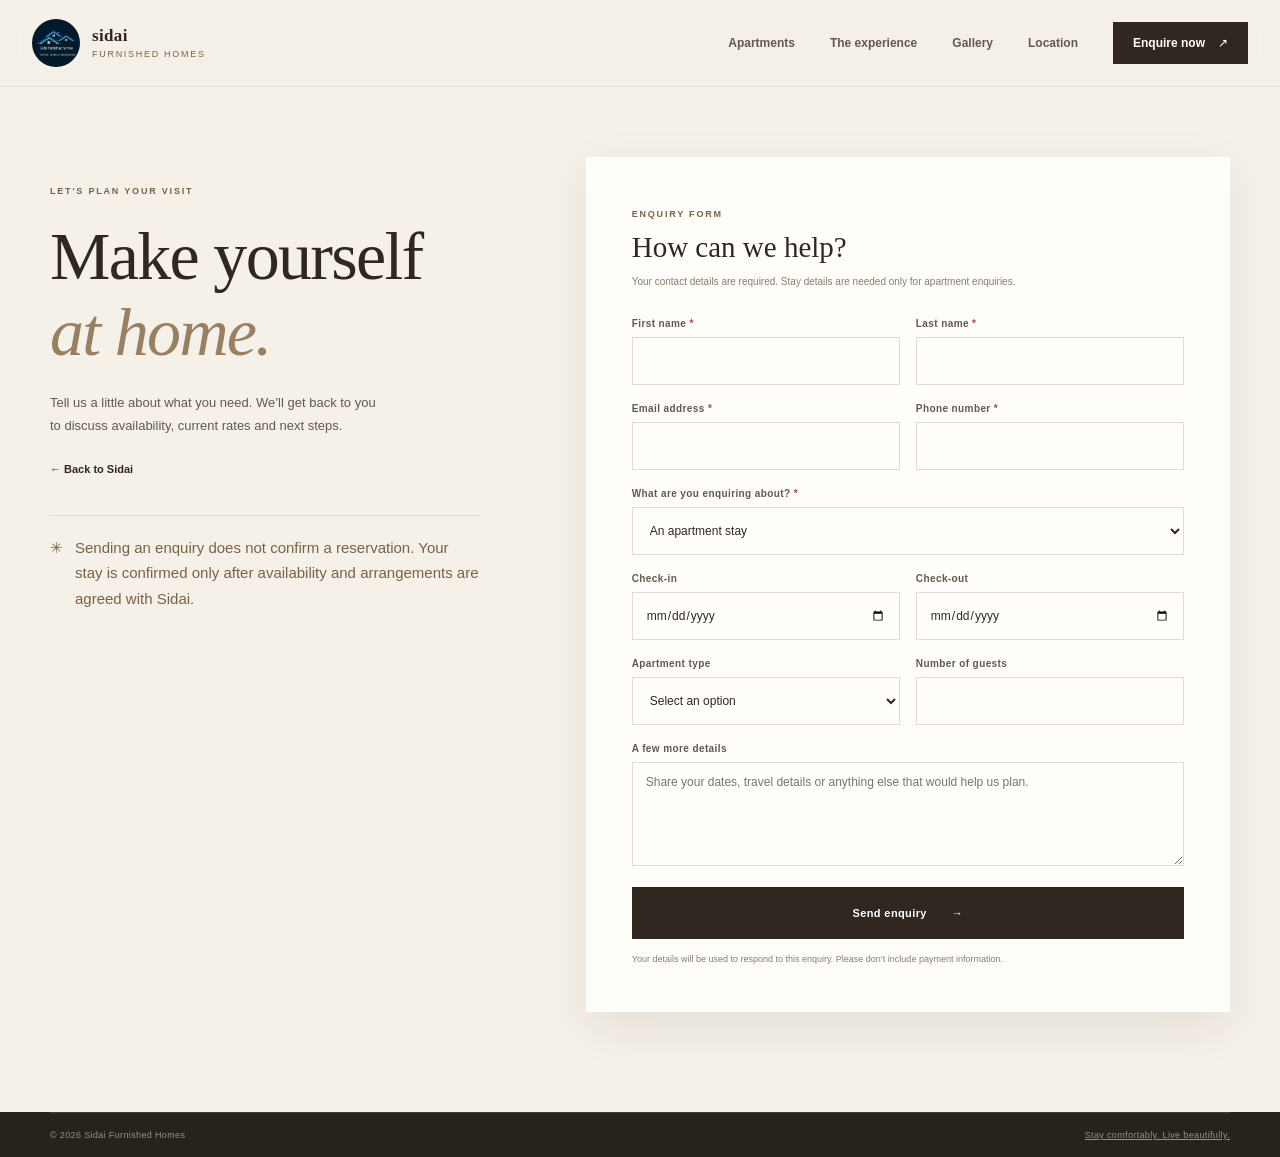
<file: reservation.html>
<!doctype html>
<html lang="en">
<head>
  <meta charset="utf-8">
  <meta name="viewport" content="width=device-width, initial-scale=1">
  <meta name="theme-color" content="#f5f0e8">
  <meta name="description" content="Send an enquiry to Sidai Furnished Homes about a stay in Kilimani, Nairobi.">
  <title>Make an enquiry | Sidai Furnished Homes</title>
  <link rel="icon" href="logo.png">
  <link rel="stylesheet" href="styles.css">
  <script src="script.js" defer></script>
</head>
<body class="reservation-page">
  <a class="skip-link" href="#main">Skip to content</a>
  <header class="site-header">
    <div class="header-inner">
      <a class="brand" href="index.html" aria-label="Sidai Furnished Homes home">
        <img src="logo.png" alt="">
        <span class="brand-name">sidai<span>furnished homes</span></span>
      </a>
      <button class="menu-toggle" type="button" aria-expanded="false" aria-controls="site-nav" aria-label="Open navigation">
        <span></span><span></span>
      </button>
      <nav class="site-nav" id="site-nav" aria-label="Main navigation">
        <a href="index.html#apartments">Apartments</a>
        <a href="index.html#experience">The experience</a>
        <a href="index.html#gallery">Gallery</a>
        <a href="index.html#location">Location</a>
        <a class="nav-cta" href="reservation.html" aria-current="page">Enquire now <span aria-hidden="true">↗</span></a>
      </nav>
    </div>
  </header>

  <main class="reservation-main page-width" id="main">
    <div class="reservation-layout">
      <section class="reservation-intro">
        <span class="eyebrow">LET'S PLAN YOUR VISIT</span>
        <h1>Make yourself<br><em>at home.</em></h1>
        <p>Tell us a little about what you need. We’ll get back to you to discuss availability, current rates and next steps.</p>
        <a class="text-link" href="index.html">← Back to Sidai</a>
        <div class="reservation-note"><span aria-hidden="true">✳</span><span>Sending an enquiry does not confirm a reservation. Your stay is confirmed only after availability and arrangements are agreed with Sidai.</span></div>
      </section>

      <section class="reservation-form-card" aria-labelledby="form-title">
        <div class="form-heading">
          <span class="eyebrow">ENQUIRY FORM</span>
          <h2 id="form-title">How can we help?</h2>
          <p class="form-description">Your contact details are required. Stay details are needed only for apartment enquiries.</p>
        </div>
        <div class="form-status" id="form-status" role="status" aria-live="polite"></div>
        <form id="reservationForm" action="handle_reservation_simple.php" method="post">
          <div class="form-grid">
            <div class="form-field">
              <label for="first_name">First name <span>*</span></label>
              <input id="first_name" name="first_name" type="text" autocomplete="given-name" maxlength="80" required>
            </div>
            <div class="form-field">
              <label for="last_name">Last name <span>*</span></label>
              <input id="last_name" name="last_name" type="text" autocomplete="family-name" maxlength="80" required>
            </div>
            <div class="form-field">
              <label for="email">Email address <span>*</span></label>
              <input id="email" name="email" type="email" autocomplete="email" maxlength="254" required>
            </div>
            <div class="form-field">
              <label for="phone">Phone number <span>*</span></label>
              <input id="phone" name="phone" type="tel" autocomplete="tel" maxlength="40" required>
            </div>
            <div class="form-field form-field-full">
              <label for="request_type">What are you enquiring about? <span>*</span></label>
              <select id="request_type" name="request_type" required>
                <option value="stay">An apartment stay</option>
                <option value="food">Food options</option>
                <option value="airport-pickup">Airport pickup</option>
                <option value="general">Something else</option>
              </select>
            </div>
            <div class="form-field stay-field">
              <label for="check_in">Check-in</label>
              <input id="check_in" name="check_in" type="date">
            </div>
            <div class="form-field stay-field">
              <label for="check_out">Check-out</label>
              <input id="check_out" name="check_out" type="date">
            </div>
            <div class="form-field stay-field">
              <label for="property_type">Apartment type</label>
              <select id="property_type" name="property_type">
                <option value="">Select an option</option>
                <option value="Studio">Studio</option>
                <option value="1 Bedroom">One bedroom</option>
                <option value="Not sure yet">Not sure yet</option>
              </select>
            </div>
            <div class="form-field stay-field">
              <label for="number_of_guests">Number of guests</label>
              <input id="number_of_guests" name="number_of_guests" type="number" min="1" step="1" inputmode="numeric">
            </div>
            <div class="form-field form-field-full">
              <label for="special_requests">A few more details</label>
              <textarea id="special_requests" name="special_requests" maxlength="3000" placeholder="Share your dates, travel details or anything else that would help us plan."></textarea>
            </div>
          </div>
          <button class="button button-dark form-submit" type="submit">Send enquiry <span aria-hidden="true">→</span></button>
          <p class="form-footnote">Your details will be used to respond to this enquiry. Please don’t include payment information.</p>
        </form>
      </section>
    </div>
  </main>

  <footer class="site-footer reservation-footer">
    <div class="page-width footer-bottom"><span>© <span id="year">2026</span> Sidai Furnished Homes</span><a href="index.html">Stay comfortably. Live beautifully.</a></div>
  </footer>
</body>
</html>
</file>
<file: styles.css>
:root {
  color-scheme: light;
  --ink: #302820;
  --ink-soft: #62594e;
  --muted: #877d70;
  --paper: #f5f0e8;
  --paper-deep: #ebe4d9;
  --white: #fffdf9;
  --gold: #9a8062;
  --gold-dark: #796246;
  --line: #e3dbcf;
  --serif: "Playfair Display", Georgia, serif;
  --sans: "DM Sans", "Segoe UI", Arial, sans-serif;
  font-family: var(--sans);
  color: var(--ink);
  background: var(--paper);
  font-synthesis: none;
  text-rendering: optimizeLegibility;
  scroll-behavior: smooth;
}

* { box-sizing: border-box; }
body { margin: 0; min-width: 320px; background: var(--paper); color: var(--ink); }
img { display: block; max-width: 100%; }
a { color: inherit; }
button, input, select, textarea { font: inherit; }
button, a { -webkit-tap-highlight-color: transparent; }
::selection { background: #d9c9b2; color: var(--ink); }

.page-width { width: min(1180px, calc(100% - 64px)); margin-inline: auto; }
.section-space { padding-block: 112px; }
.skip-link { position: absolute; z-index: 1000; top: 8px; left: 8px; padding: 12px 16px; transform: translateY(-150%); background: var(--white); color: var(--ink); }
.skip-link:focus { transform: translateY(0); }

.site-header { position: sticky; z-index: 50; top: 0; background: rgba(245, 240, 232, .96); border-bottom: 1px solid rgba(48, 40, 32, .08); backdrop-filter: blur(14px); }
.header-inner { width: min(1320px, calc(100% - 64px)); min-height: 86px; margin: auto; display: flex; align-items: center; justify-content: space-between; }
.brand { display: inline-flex; align-items: center; gap: 12px; text-decoration: none; }
.brand img { width: 48px; height: 48px; object-fit: contain; border-radius: 50%; }
.brand-name { font: 600 17px/1.05 var(--serif); letter-spacing: .02em; }
.brand-name span { display: block; padding-top: 5px; color: var(--gold-dark); font: 500 9px/1 var(--sans); letter-spacing: .19em; text-transform: uppercase; }
.site-nav { display: flex; align-items: center; gap: 35px; }
.site-nav > a { text-decoration: none; font-size: 12px; font-weight: 600; color: var(--ink-soft); transition: color .2s ease; }
.site-nav > a:hover { color: var(--gold-dark); }
.site-nav .nav-cta { display: inline-flex; align-items: center; gap: 13px; padding: 14px 20px; background: var(--ink); color: white; }
.site-nav .nav-cta:hover { background: var(--gold-dark); color: white; }
.menu-toggle { display: none; }

.hero { position: relative; min-height: min(680px, calc(100vh - 86px)); display: flex; align-items: center; overflow: hidden; color: white; background: #514a40; }
.hero-image, .hero-shade { position: absolute; inset: 0; width: 100%; height: 100%; }
.hero-image { object-fit: cover; object-position: center 54%; }
.hero-shade { background: linear-gradient(90deg, rgba(30, 27, 23, .68) 0%, rgba(30, 27, 23, .38) 45%, rgba(30, 27, 23, .04) 100%), linear-gradient(0deg, rgba(30,27,23,.24), transparent 40%); }
.hero-content { position: relative; z-index: 1; padding-block: 100px 140px; }
.eyebrow { display: inline-flex; align-items: center; gap: 10px; color: var(--gold-dark); font-size: 9px; font-weight: 700; letter-spacing: .2em; line-height: 1.4; }
.eyebrow-light { color: rgba(255,255,255,.8); }
.hero .eyebrow span { display: inline-block; width: 22px; height: 1px; background: currentColor; }
.hero h1 { max-width: 760px; margin: 25px 0 18px; font: 500 clamp(54px, 7vw, 88px)/1.02 var(--serif); letter-spacing: -.035em; }
.hero-copy { max-width: 440px; margin: 0 0 34px; color: rgba(255,255,255,.86); font-size: 15px; line-height: 1.8; }
.button { min-height: 52px; display: inline-flex; align-items: center; justify-content: center; gap: 25px; padding: 0 23px; border: 1px solid transparent; text-decoration: none; font-size: 11px; font-weight: 700; letter-spacing: .035em; cursor: pointer; transition: background .2s ease, color .2s ease, transform .2s ease; }
.button:hover { transform: translateY(-2px); }
.button-light { background: var(--white); color: var(--ink); }
.button-light:hover { background: var(--paper-deep); }
.button-dark { background: var(--ink); color: white; }
.button-dark:hover { background: var(--gold-dark); }
.button-outline { border-color: var(--ink); color: var(--ink); background: transparent; }
.button-outline:hover { background: var(--ink); color: white; }
.hero-caption { position: absolute; right: 32px; bottom: 32px; z-index: 1; color: rgba(255,255,255,.77); font-size: 10px; letter-spacing: .11em; text-transform: uppercase; }
.hero-caption span { margin-right: 12px; color: white; }

.search-wrap { position: relative; z-index: 3; margin-top: -42px; }
.search-card { min-height: 108px; display: grid; grid-template-columns: 1.25fr 1fr 1fr .8fr auto; align-items: center; padding: 18px 24px; background: var(--white); box-shadow: 0 18px 45px rgba(48,40,32,.12); }
.search-intro { display: grid; gap: 8px; padding-right: 18px; }
.search-intro .eyebrow { font-size: 8px; }
.search-intro strong { font: 500 19px var(--serif); }
.search-field { min-height: 54px; display: grid; align-content: center; gap: 5px; padding-inline: 19px; border-left: 1px solid var(--line); }
.search-field span { color: var(--muted); font-size: 9px; font-weight: 700; letter-spacing: .1em; text-transform: uppercase; }
.search-field input, .search-field select { width: 100%; padding: 0; border: 0; outline: 0; background: transparent; color: var(--ink); font-size: 12px; }
.search-field select { cursor: pointer; }
.search-submit { min-height: 52px; padding-inline: 17px; white-space: nowrap; }

.intro-section { padding-top: 136px; }
.intro-label { display: flex; justify-content: space-between; align-items: center; margin-bottom: 32px; }
.ornament { color: var(--gold); font-size: 22px; }
.intro-copy { display: grid; grid-template-columns: 1.1fr .9fr; gap: 9%; align-items: end; }
.intro-copy h2, .section-heading h2, .experience-content h2, .service-lead h2, .location-copy h2, .closing-inner h2, .reservation-intro h1 { margin: 0; font: 500 clamp(40px, 5vw, 62px)/1.12 var(--serif); letter-spacing: -.025em; }
.intro-copy h2 em, .location-copy h2 em, .closing-inner h2 em, .reservation-intro h1 em { color: var(--gold); font-weight: 500; }
.intro-copy > div { max-width: 430px; padding-bottom: 6px; }
.intro-copy p, .section-heading > p, .experience-content > p, .service-lead > p, .location-copy > p { color: var(--ink-soft); font-size: 13px; line-height: 1.9; }
.intro-copy p { margin: 0 0 22px; }
.text-link { display: inline-flex; gap: 17px; align-items: center; color: var(--ink); text-decoration: none; font-size: 11px; font-weight: 700; }
.text-link span { color: var(--gold-dark); transition: transform .2s ease; }
.text-link:hover span { transform: translate(3px, -2px); }

.apartments-section { background: var(--white); }
.section-heading { display: flex; align-items: end; justify-content: space-between; gap: 40px; margin-bottom: 46px; }
.section-heading .eyebrow { margin-bottom: 18px; }
.section-heading > p { max-width: 330px; margin: 0 0 5px; }
.apartment-grid { display: grid; grid-template-columns: 1fr 1fr; gap: 30px; }
.apartment-card { min-width: 0; }
.apartment-image { position: relative; display: block; height: 360px; overflow: hidden; background: var(--paper-deep); }
.apartment-image img { width: 100%; height: 100%; object-fit: cover; transition: transform .6s cubic-bezier(.2,.65,.3,1); }
.apartment-image:hover img { transform: scale(1.045); }
.image-arrow { position: absolute; right: 16px; bottom: 16px; width: 42px; height: 42px; display: grid; place-items: center; background: var(--white); font-size: 16px; }
.apartment-info { padding: 21px 2px 0; }
.card-kicker { display: flex; justify-content: space-between; gap: 15px; color: var(--muted); font-size: 8px; font-weight: 700; letter-spacing: .13em; }
.apartment-info h3 { margin: 15px 0 6px; font: 500 25px var(--serif); }
.apartment-info p { margin: 0; color: var(--ink-soft); font-size: 12px; }
.card-bottom { display: flex; justify-content: space-between; align-items: center; gap: 12px; margin-top: 21px; padding-top: 16px; border-top: 1px solid var(--line); color: var(--muted); font-size: 10px; }

.experience-section { display: grid; grid-template-columns: 1fr 1fr; min-height: 620px; padding-block: 0; background: var(--paper-deep); }
.experience-photo { position: relative; min-height: 600px; overflow: hidden; }
.experience-photo > img { position: absolute; inset: 0; width: 100%; height: 100%; object-fit: cover; }
.photo-note { position: absolute; right: 0; bottom: 0; display: flex; gap: 13px; align-items: center; padding: 25px 30px; background: var(--paper); font: 500 18px/1.28 var(--serif); }
.experience-content { align-self: center; max-width: 560px; padding: 84px clamp(45px, 8vw, 125px); }
.experience-content .eyebrow { margin-bottom: 20px; }
.experience-content h2 { font-size: clamp(40px, 4vw, 54px); }
.experience-content > p { margin: 20px 0 26px; }
.experience-details { display: grid; gap: 0; margin-bottom: 29px; }
.experience-details > div { display: flex; align-items: center; gap: 15px; padding: 13px 0; border-top: 1px solid rgba(48,40,32,.15); }
.detail-number { color: var(--gold); font-size: 9px; font-weight: 700; }
.experience-details strong, .experience-details small { display: block; }
.experience-details strong { font-size: 11px; }
.experience-details small { margin-top: 4px; color: var(--muted); font-size: 10px; }

.services-strip { display: grid; grid-template-columns: 1fr 1fr 1fr; align-items: stretch; gap: 22px; }
.service-lead { padding: 18px 25px 18px 0; }
.service-lead .eyebrow { margin-bottom: 18px; }
.service-lead h2 { font-size: 42px; }
.service-lead > p { margin: 15px 0 19px; }
.service-tile { position: relative; min-height: 245px; display: flex; flex-direction: column; justify-content: space-between; padding: 25px; background: #e8dfd2; text-decoration: none; transition: background .2s ease, transform .2s ease; }
.service-tile:nth-child(3) { background: #e5e1d8; }
.service-tile:hover { background: #ded2c1; transform: translateY(-3px); }
.service-icon { color: var(--gold-dark); font: 500 13px var(--serif); }
.service-tile .eyebrow { font-size: 8px; }
.service-tile h3 { margin: 10px 0 7px; font: 500 23px var(--serif); }
.service-tile p { max-width: 220px; margin: 0; color: var(--ink-soft); font-size: 11px; line-height: 1.7; }
.tile-arrow { position: absolute; right: 24px; bottom: 25px; color: var(--gold-dark); }

.gallery-section { background: var(--white); }
.gallery-heading { margin-bottom: 38px; }
.gallery-heading .text-link { margin-bottom: 8px; }
.gallery-grid { display: grid; grid-template-columns: 1.3fr 1fr 1fr; grid-template-rows: 220px 220px; gap: 13px; }
.gallery-item { position: relative; overflow: hidden; background: var(--paper-deep); color: white; text-decoration: none; }
.gallery-item::after { content: ""; position: absolute; inset: 40% 0 0; background: linear-gradient(transparent, rgba(20,18,15,.62)); }
.gallery-item img { width: 100%; height: 100%; object-fit: cover; transition: transform .5s ease; }
.gallery-item:hover img { transform: scale(1.04); }
.gallery-item > span { position: absolute; z-index: 1; bottom: 15px; left: 17px; font-size: 10px; font-weight: 600; letter-spacing: .04em; }
.gallery-tall { grid-row: 1 / 3; }

.location-section { padding-block: 105px; }
.location-card { display: grid; grid-template-columns: .85fr 1.15fr; min-height: 410px; background: #e9e1d6; }
.location-copy { align-self: center; padding: 56px clamp(32px, 6vw, 78px); }
.location-copy .eyebrow { margin-bottom: 19px; }
.location-copy h2 { font-size: 52px; }
.location-copy > p { margin: 17px 0 22px; }
.location-art { position: relative; min-height: 410px; overflow: hidden; background: #d2d0c3; }
.map-grid { position: absolute; inset: -20%; opacity: .52; transform: rotate(-14deg) scale(1.2); background-image: linear-gradient(34deg, transparent 47%, #f4f0e6 48%, #f4f0e6 50%, transparent 51%), linear-gradient(110deg, transparent 44%, #f4f0e6 45%, #f4f0e6 47%, transparent 48%), linear-gradient(166deg, transparent 63%, #f4f0e6 64%, #f4f0e6 66%, transparent 67%), linear-gradient(75deg, transparent 24%, #b9c2ad 25%, #b9c2ad 35%, transparent 36%), linear-gradient(0deg, transparent 0%, transparent 38%, rgba(185,194,173,.7) 39%, rgba(185,194,173,.7) 57%, transparent 58%); background-size: 170px 140px, 210px 180px, 260px 220px, 100% 100%, 100% 100%; }
.map-label { position: absolute; z-index: 1; top: 46%; left: 49%; display: flex; align-items: center; gap: 12px; padding: 14px 18px; background: var(--white); box-shadow: 0 8px 22px rgba(48,40,32,.13); font-size: 8px; font-weight: 700; letter-spacing: .12em; white-space: nowrap; }
.map-pin { color: var(--gold-dark); font-size: 19px; }
.map-label small { display: block; margin-top: 5px; color: var(--muted); font-size: 8px; font-weight: 500; }
.map-word { position: absolute; right: 19px; bottom: 17px; color: rgba(48,40,32,.46); font: 500 10px var(--sans); letter-spacing: .22em; }
.map-coordinate { position: absolute; top: 18px; right: 20px; color: rgba(48,40,32,.52); font-size: 8px; letter-spacing: .08em; }

.closing-cta { position: relative; overflow: hidden; padding-block: 100px; background: var(--ink); color: white; }
.closing-inner { position: relative; z-index: 1; }
.closing-inner .eyebrow { margin-bottom: 21px; }
.closing-inner h2 { margin-bottom: 28px; font-size: clamp(58px, 8vw, 92px); }
.closing-mark { position: absolute; top: -130px; right: 5%; color: rgba(255,255,255,.035); font: 600 550px/.9 var(--serif); }
.site-footer { background: #27221c; color: white; }
.footer-main { display: grid; grid-template-columns: 1.3fr 1fr .8fr .9fr; gap: 35px; padding-block: 54px; }
.brand-footer .brand-name { color: white; }
.brand-footer .brand-name span { color: #c1a888; }
.footer-main > p { margin: 4px 0 0; color: rgba(255,255,255,.65); font-size: 11px; line-height: 1.8; }
.footer-links { display: grid; align-content: start; justify-items: start; gap: 11px; }
.footer-links .eyebrow { margin-bottom: 3px; color: #c1a888; }
.footer-links a { color: rgba(255,255,255,.75); text-decoration: none; font-size: 10px; }
.footer-links a:hover { color: white; }
.footer-bottom { display: flex; justify-content: space-between; gap: 15px; padding-block: 17px; border-top: 1px solid rgba(255,255,255,.12); color: rgba(255,255,255,.5); font-size: 9px; letter-spacing: .04em; }

.lightbox { width: min(1000px, calc(100% - 32px)); max-width: none; max-height: calc(100% - 32px); padding: 0; border: 0; background: transparent; overflow: visible; }
.lightbox::backdrop { background: rgba(24,21,18,.88); }
.lightbox img { max-width: 100%; max-height: calc(100vh - 32px); margin: auto; object-fit: contain; }
.lightbox-close { position: absolute; top: -42px; right: 0; width: 36px; height: 36px; border: 0; background: transparent; color: white; font-size: 30px; cursor: pointer; }

/* Reservation enquiry */
.reservation-page { min-height: 100vh; }
.reservation-main { padding-block: 70px 100px; }
.reservation-layout { display: grid; grid-template-columns: .8fr 1.2fr; align-items: start; gap: 9%; }
.reservation-intro { position: sticky; top: 130px; padding-top: 23px; }
.reservation-intro .eyebrow { margin-bottom: 20px; }
.reservation-intro h1 { font-size: clamp(46px, 5.5vw, 68px); }
.reservation-intro > p { max-width: 340px; margin: 21px 0; color: var(--ink-soft); font-size: 13px; line-height: 1.8; }
.reservation-note { display: flex; gap: 12px; margin-top: 38px; padding-top: 19px; border-top: 1px solid var(--line); color: var(--muted); font-size: 10px; line-height: 1.7; }
.reservation-note span { color: var(--gold-dark); font-size: 15px; }
.reservation-form-card { padding: clamp(25px, 4vw, 46px); background: var(--white); box-shadow: 0 14px 45px rgba(48,40,32,.08); }
.form-heading { margin-bottom: 28px; }
.form-heading .eyebrow { margin-bottom: 10px; }
.form-heading h2 { margin: 0; font: 500 29px var(--serif); }
.form-description { margin: 10px 0 0; color: var(--muted); font-size: 10px; line-height: 1.6; }
.form-grid { display: grid; grid-template-columns: 1fr 1fr; gap: 18px 16px; }
.form-field { display: grid; align-content: start; gap: 8px; }
.form-field[hidden] { display: none; }
.form-field-full { grid-column: 1 / -1; }
.form-field label { color: var(--ink-soft); font-size: 10px; font-weight: 700; letter-spacing: .04em; }
.form-field label span { color: #a34d3f; }
.form-field input, .form-field select, .form-field textarea { width: 100%; min-height: 48px; padding: 12px 13px; border: 1px solid var(--line); border-radius: 0; outline: 0; background: #fffefa; color: var(--ink); font-size: 12px; }
.form-field textarea { min-height: 104px; resize: vertical; }
.form-field input:focus, .form-field select:focus, .form-field textarea:focus { border-color: var(--gold); box-shadow: 0 0 0 2px rgba(154,128,98,.15); }
.form-submit { width: 100%; margin-top: 21px; }
.form-submit:disabled { cursor: wait; opacity: .7; }
.form-status { display: none; margin: 0 0 20px; padding: 13px 15px; font-size: 12px; line-height: 1.6; }
.form-status[data-state="success"] { display: block; border: 1px solid #a9c7ad; background: #edf5ed; color: #31583b; }
.form-status[data-state="error"] { display: block; border: 1px solid #d9aaa2; background: #fbefed; color: #7b342b; }
.form-status[data-state="unavailable"] { display: block; border: 1px solid #d8c39d; background: #f8f1e3; color: #6c5738; }
.form-footnote { margin: 13px 0 0; color: var(--muted); font-size: 9px; line-height: 1.6; }
.reservation-footer { margin-top: 0; }

@media (max-width: 900px) {
  .page-width { width: min(100% - 44px, 680px); }
  .header-inner { width: calc(100% - 44px); min-height: 76px; }
  .menu-toggle { width: 42px; height: 42px; display: grid; place-content: center; gap: 6px; border: 1px solid var(--line); background: transparent; cursor: pointer; }
  .menu-toggle span { width: 17px; height: 1px; background: var(--ink); transition: transform .2s ease; }
  .menu-toggle[aria-expanded="true"] span:first-child { transform: translateY(3.5px) rotate(45deg); }
  .menu-toggle[aria-expanded="true"] span:last-child { transform: translateY(-3.5px) rotate(-45deg); }
  .site-nav { position: absolute; top: 100%; right: 0; left: 0; display: none; align-items: stretch; gap: 0; padding: 9px 22px 19px; background: var(--paper); border-bottom: 1px solid var(--line); }
  .site-nav.is-open { display: grid; }
  .site-nav > a { padding: 14px 4px; border-bottom: 1px solid var(--line); }
  .site-nav .nav-cta { justify-content: center; margin-top: 12px; padding: 14px; border: 0; }
  .hero { min-height: 590px; }
  .hero-content { padding-block: 80px 120px; }
  .search-card { grid-template-columns: 1fr 1fr 1fr; gap: 0; padding: 22px; }
  .search-intro { grid-column: 1 / -1; margin-bottom: 17px; }
  .search-field:first-of-type { border-left: 0; padding-left: 0; }
  .search-submit { grid-column: 1 / -1; margin-top: 14px; }
  .intro-copy { grid-template-columns: 1fr; gap: 22px; }
  .intro-copy > div { max-width: 520px; }
  .experience-section { grid-template-columns: 1fr 1fr; }
  .experience-content { padding: 60px 35px; }
  .services-strip { grid-template-columns: 1fr 1fr; }
  .service-lead { grid-column: 1 / -1; }
  .gallery-grid { grid-template-rows: 180px 180px; }
  .location-card { grid-template-columns: 1fr 1fr; }
  .location-copy { padding: 40px 28px; }
  .footer-main { grid-template-columns: 1fr 1fr; }
  .reservation-layout { grid-template-columns: 1fr 1.3fr; gap: 35px; }
}

@media (max-width: 620px) {
  .page-width { width: calc(100% - 36px); }
  .section-space { padding-block: 76px; }
  .header-inner { width: calc(100% - 36px); min-height: 68px; }
  .brand img { width: 40px; height: 40px; }
  .brand-name { font-size: 15px; }
  .hero { min-height: 610px; align-items: end; }
  .hero-image { object-position: 58% center; }
  .hero-shade { background: linear-gradient(0deg, rgba(26,23,20,.78), rgba(26,23,20,.08) 95%); }
  .hero-content { padding-block: 90px 105px; }
  .hero h1 { margin-top: 19px; font-size: clamp(51px, 14vw, 72px); }
  .hero-copy { max-width: 330px; font-size: 13px; }
  .hero-caption { right: 18px; bottom: 19px; font-size: 8px; }
  .search-wrap { margin-top: -28px; }
  .search-card { grid-template-columns: 1fr 1fr; padding: 20px; }
  .search-intro { margin-bottom: 12px; }
  .search-field { padding: 10px 8px; }
  .search-field:first-of-type { padding-left: 0; }
  .search-field:nth-of-type(2) { border-left: 1px solid var(--line); }
  .search-field:nth-of-type(3) { grid-column: 1 / -1; border-top: 1px solid var(--line); border-left: 0; padding-left: 0; }
  .search-submit { margin-top: 10px; }
  .intro-section { padding-top: 87px; }
  .intro-copy h2, .section-heading h2, .experience-content h2 { font-size: 43px; }
  .intro-copy p { font-size: 12px; }
  .section-heading { align-items: start; flex-direction: column; gap: 15px; margin-bottom: 30px; }
  .section-heading > p { max-width: 420px; }
  .apartment-grid { grid-template-columns: 1fr; gap: 38px; }
  .apartment-image { height: 275px; }
  .card-kicker { font-size: 7px; }
  .apartment-info h3 { font-size: 23px; }
  .experience-section { grid-template-columns: 1fr; }
  .experience-photo { min-height: 365px; }
  .photo-note { padding: 18px 22px; font-size: 16px; }
  .experience-content { padding: 57px 24px 64px; }
  .experience-content h2 { font-size: 42px; }
  .services-strip { grid-template-columns: 1fr; gap: 13px; }
  .service-lead { grid-column: auto; padding: 0 0 8px; }
  .service-lead h2 { font-size: 38px; }
  .service-tile { min-height: 205px; }
  .gallery-heading { flex-direction: row; align-items: end; }
  .gallery-heading .text-link { font-size: 9px; white-space: nowrap; }
  .gallery-heading h2 { font-size: 38px; }
  .gallery-grid { grid-template-columns: 1fr 1fr; grid-template-rows: 210px 160px 160px; gap: 9px; }
  .gallery-tall { grid-column: 1 / -1; grid-row: auto; }
  .gallery-item > span { left: 11px; bottom: 11px; font-size: 9px; }
  .location-section { padding-block: 72px; }
  .location-card { grid-template-columns: 1fr; }
  .location-copy { padding: 42px 24px; }
  .location-copy h2 { font-size: 46px; }
  .location-art { min-height: 300px; }
  .closing-cta { padding-block: 76px; }
  .closing-inner h2 { font-size: 67px; }
  .closing-mark { top: -12px; right: -14%; font-size: 290px; }
  .footer-main { grid-template-columns: 1fr 1fr; gap: 30px 15px; padding-block: 40px; }
  .footer-main > p { font-size: 10px; }
  .footer-bottom { flex-direction: column; gap: 7px; font-size: 8px; }
  .reservation-main { padding-block: 42px 70px; }
  .reservation-layout { grid-template-columns: 1fr; gap: 29px; }
  .reservation-intro { position: static; padding-top: 0; }
  .reservation-intro h1 { font-size: 51px; }
  .reservation-intro > p { margin-block: 14px; }
  .reservation-note { margin-top: 18px; }
  .reservation-form-card { padding: 24px 19px; }
  .form-grid { grid-template-columns: 1fr; gap: 15px; }
  .form-field-full { grid-column: auto; }
}

@media (prefers-reduced-motion: reduce) {
  *, *::before, *::after { scroll-behavior: auto !important; animation-duration: .01ms !important; animation-iteration-count: 1 !important; transition-duration: .01ms !important; }
}
</file>
